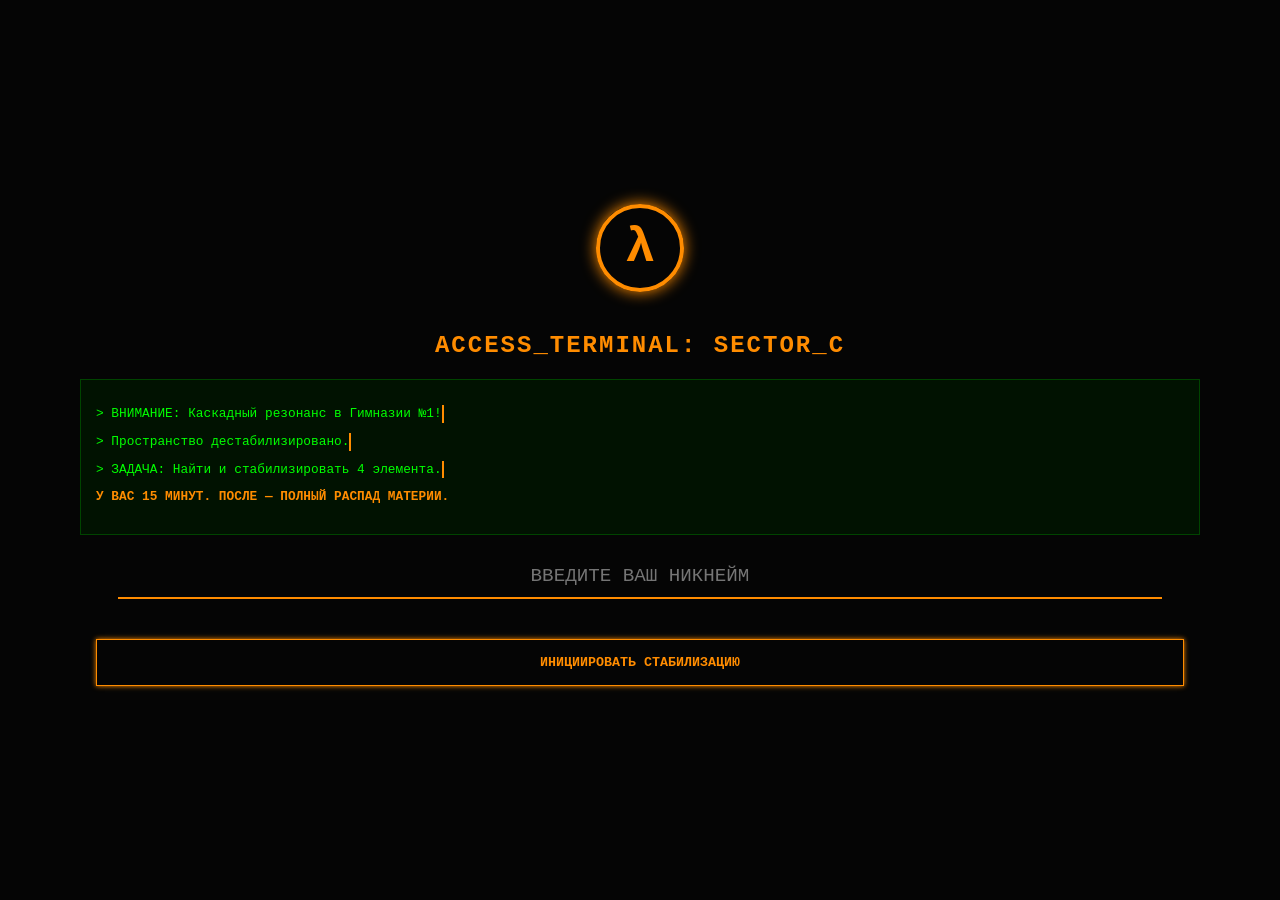
<file: index.html>
<!DOCTYPE html>
<html lang="ru">
<head>
    <meta charset="UTF-8">
    <meta name="viewport" content="width=device-width, initial-scale=1.0, maximum-scale=1.0, user-scalable=no">
    <title>λ — Univers City Terminal</title>
    <link rel="stylesheet" href="style.css">
</head>
<body>
    <!-- 1. ТИТУЛЬНЫЙ ЭКРАН С ЛЕГЕНДОЙ -->
    <div id="state-menu">
        <div class="lambda-logo">λ</div>
        <h2 style="color:var(--orange); letter-spacing: 2px;">ACCESS_TERMINAL: SECTOR_C</h2>
        
        <!-- БЛОК БРИФИНГА -->
        <div id="briefing" style="text-align: left; width: 85%; padding: 15px; font-size: 0.8rem; color: #00ff00; border: 1px solid #004400; background: rgba(0,25,0,0.7); margin-bottom: 20px; line-height: 1.4;">
            <p class="typewriter">> ВНИМАНИЕ: Каскадный резонанс в Гимназии №1!</p>
            <p class="typewriter">> Пространство дестабилизировано.</p>
            <p class="typewriter">> ЗАДАЧА: Найти и стабилизировать 4 элемента.</p>
            <p style="color: var(--orange); margin-top: 10px; font-weight: bold;">У ВАС 15 МИНУТ. ПОСЛЕ — ПОЛНЫЙ РАСПАД МАТЕРИИ.</p>
        </div>

        <input type="text" id="player-name" class="input-field" placeholder="ВВЕДИТЕ ВАШ НИКНЕЙМ">
        <button class="menu-button" onclick="setState('GAME')">ИНИЦИИРОВАТЬ СТАБИЛИЗАЦИЮ</button>
    </div>

    <!-- 2. ИГРОВОЙ ЭКРАН -->
    <div id="state-game" style="display:none">
        <div class="sticky-header">
            <div class="lambda-icon">λ</div>
            <div id="timer">15:00</div>
        </div>
        <div class="table-viewport">
            <div class="periodic-table" id="table"></div>
        </div>
    </div>

    <div id="state-biology" style="display:none; text-align:center; padding: 10px;">
    <h2 style="color:var(--orange)">СЕКТОР B: БИОЛАБОРАТОРИЯ</h2>
    <p style="color:#00ff00; font-size:0.7rem; margin-bottom:15px;">РАСПРЕДЕЛИТЕ ОБЪЕКТЫ ПО СРЕДАМ ОБИТАНИЯ</p>
    
    <div id="bio-grid" style="display: flex; flex-direction: column; gap: 8px; max-height: 60vh; overflow-y: auto; padding: 5px;">
        
        <!-- КАРТОЧКИ -->
        <div class="bio-row">
            <span>ДЕЛЬФИН</span>
            <select class="bio-select" id="bio-1">
                <option value="none">?</option>
                <option value="water">ВОДНАЯ</option>
                <option value="land-air">НАЗЕМНО-ВОЗД.</option>
                <option value="soil">ПОЧВЕННАЯ</option>
                <option value="xen">XEN</option>
            </select>
        </div>

        <div class="bio-row">
            <span>ОРЕЛ</span>
            <select class="bio-select" id="bio-2">
                <option value="none">?</option>
                <option value="water">ВОДНАЯ</option>
                <option value="land-air">НАЗЕМНО-ВОЗД.</option>
                <option value="soil">ПОЧВЕННАЯ</option>
                <option value="xen">XEN</option>
            </select>
        </div>

        <div class="bio-row">
            <span>КРОТ</span>
            <select class="bio-select" id="bio-3">
                <option value="none">?</option>
                <option value="water">ВОДНАЯ</option>
                <option value="soil">ПОЧВЕННАЯ</option>
                <option value="land-air">НАЗЕМНО-ВОЗД.</option>
                <option value="xen">XEN</option>
            </select>
        </div>

        <div class="bio-row">
            <span>ЧЕРВЬ</span>
            <select class="bio-select" id="bio-4">
                <option value="none">?</option>
                <option value="soil">ПОЧВЕННАЯ</option>
                <option value="organism">ОРГАНИЗМЕННАЯ</option>
                <option value="water">ВОДНАЯ</option>
            </select>
        </div>

        <div class="bio-row">
            <span>ВЕРБЛЮД</span>
            <select class="bio-select" id="bio-5">
                <option value="none">?</option>
                <option value="land-air">НАЗЕМНО-ВОЗД.</option>
                <option value="water">ВОДНАЯ</option>
                <option value="soil">ПОЧВЕННАЯ</option>
            </select>
        </div>

        <div class="bio-row" style="border-color: var(--orange);">
            <span style="color: var(--orange);">ГОЛОВОКРАБ</span>
            <select class="bio-select" id="bio-6" style="border-color: red;">
                <option value="none">?</option>
                <option value="water">ВОДНАЯ</option>
                <option value="soil">ПОЧВЕННАЯ</option>
                <option value="xen">XEN</option>
            </select>
        </div>

    </div>

    <button class="menu-button" onclick="verifyBiology()" style="margin-top:15px; width: 100%;">ПОДТВЕРДИТЬ АНАЛИЗ</button>
    <p id="bio-hint" style="font-size: 0.8rem; margin-top: 10px;"></p>
</div>

    <div id="state-snake" style="display:none; text-align:center; padding: 10px;">
    <h2 style="color:var(--orange)">СЕКТОР S: specimen_training</h2>
    <p style="color:#00ff00; font-size:0.7rem;">СОБЕРИТЕ 10 ИЗОТОПОВ ДЛЯ РОСТА ОБРАЗЦА</p>
    
    <!-- Игровое поле -->
    <canvas id="snakeCanvas" width="300" height="300" style="border:2px solid var(--orange); background:#000; display:block; margin: 0 auto;"></canvas>
    
    <!-- Пульт управления для смартфонов -->
    <div id="controls" style="display: grid; grid-template-columns: repeat(3, 1fr); gap: 10px; margin-top: 15px; width: 100%;">
        <div></div>
        <button class="menu-button" style="padding:20px;" onclick="changeDir('up')">▲</button>
        <div></div>
        <button class="menu-button" style="padding:20px;" onclick="changeDir('left')">◀</button>
        <button class="menu-button" style="padding:20px;" onclick="changeDir('down')">▼</button>
        <button class="menu-button" style="padding:20px;" onclick="changeDir('right')">▶</button>
    </div>
</div>

    <div id="state-galaxy" style="display:none; text-align:center; padding: 10px; position: relative;">
    <h2 style="color:var(--orange); text-shadow: 0 0 10px var(--orange);">СЕКТОР G: GALAXY_DEFENSE</h2>
    <p style="color:#00ff00; font-size:0.7rem; margin-bottom:10px;">КРИТИЧЕСКАЯ УГРОЗА! УНИЧТОЖЬТЕ 20 ОБЪЕКТОВ!</p>
    
    <div id="galaxy-field" style="position:relative; width:320px; height:450px; background:#000 url('https://transparenttextures.com'); border:2px solid var(--orange); margin: 0 auto; overflow:hidden; touch-action: none;">
        <div id="score-galaxy" style="position:absolute; top:10px; left:10px; color:#00ff00; font-family:monospace; font-size:1.2rem; z-index:10;">KILLS: 0</div>
    </div>
</div>
    
    <!-- 3. ЭКРАН ПОБЕДЫ -->
<div id="state-win" style="display:none; text-align:center; padding: 20px;">
    <div class="lambda-logo" style="width:60px; height:60px; font-size:30px;">λ</div>
    <h2 style="color:var(--orange)">СИНГУЛЯРНОСТЬ СТАБИЛИЗИРОВАНА</h2>
    <p style="color:#00ff00; font-size:0.8rem;">ВВЕДИТЕ КОД ДОСТУПА ДЛЯ АКТИВАЦИИ КЕЙС-ВИТРИНЫ:</p>
    
    <input type="text" id="final-secret-code" class="input-field" placeholder="XX-XXXX-XXX" style="text-align:center; margin: 20px 0;">
    <button class="menu-button" onclick="unlockSecretSector()">АКТИВИРОВАТЬ ДОСТУП</button>
</div>

<!-- НОВЫЙ СЕКТОР: КЕЙС-ВИТРИНА -->
<div id="state-vault" style="display:none; text-align:center; padding: 10px;">
    <h2 style="color:var(--orange)">СЕКТОР X: THE_VAULT</h2>
    <div class="vault-grid" style="display: grid; gap: 10px; margin-top: 15px;">
    <button class="menu-button" onclick="startVPR()">🧬 СИМУЛЯТОР ВПР</button>
    <button class="menu-button" onclick="openVault('tetris')">🎮 МОЛЕКУЛЯРНЫЙ ТЕТРИС</button>
</div>
    <div id="vault-content" style="margin-top:20px; display:none; border:1px solid var(--orange); padding:15px; background: rgba(0,20,0,0.9);"></div>
    <button class="menu-button" onclick="closeVaultContent()" style="margin-top:10px; font-size:0.6rem;">ВЕРНУТЬСЯ В МЕНЮ</button>
</div>

    <!-- ОКНО ДЕТАЛЕЙ -->
    <div id="details"><span class="close-btn" onclick="closeDetails()">✕</span><div id="content"></div></div>

    <script src="periodic-table.js"></script>
    <script src="quest-engine.js"></script>
</body>
</html>
</file>
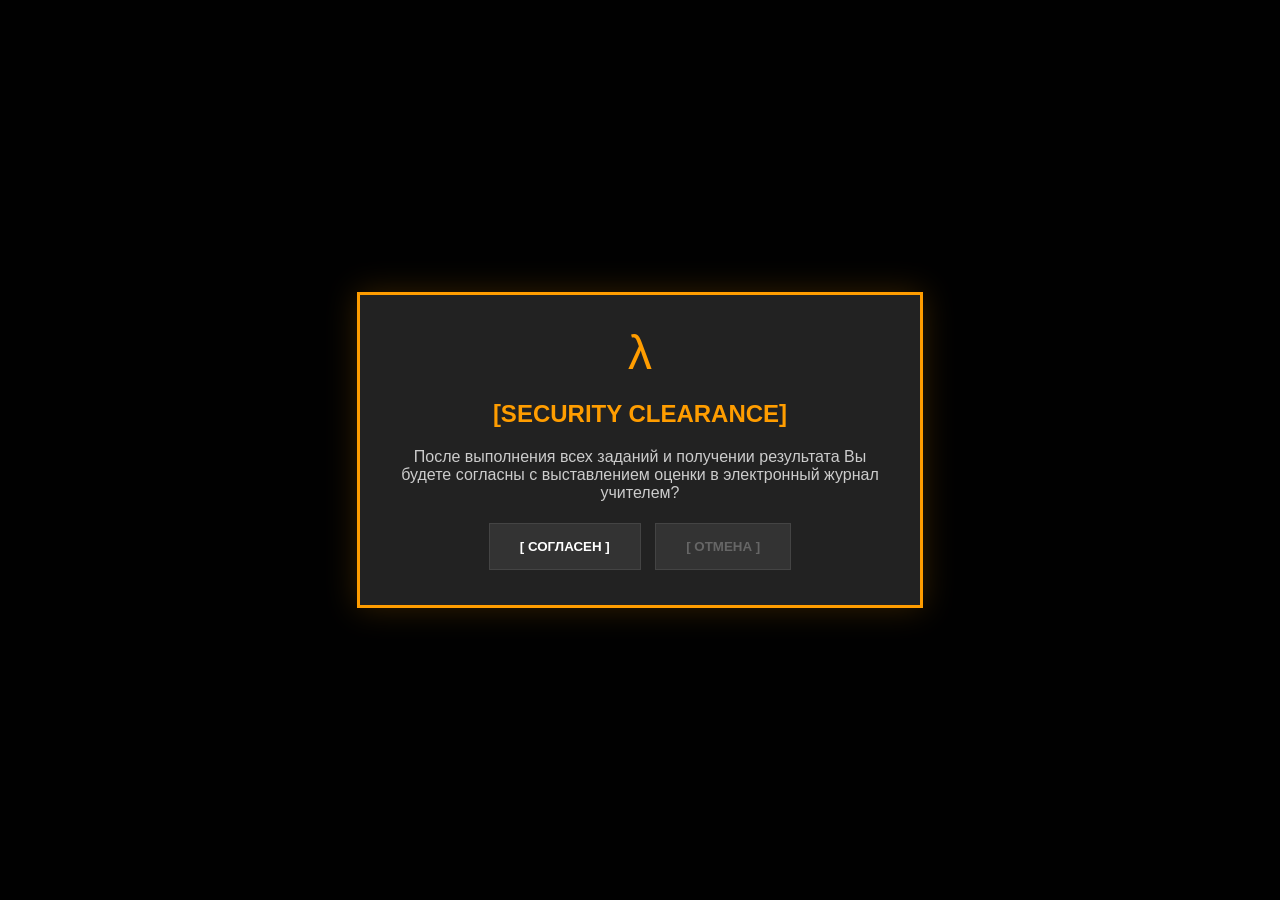
<file: cb/index.html>
<!DOCTYPE html>
<html lang="ru">
<head>
    <meta charset="UTF-8">
    <meta name="viewport" content="width=device-width, initial-scale=1.0">
    <title>BLACK MESA: CHEMICAL BOND TERMINAL</title>
    <style>
        :root { 
            --lambda-orange: #ff9d00; 
            --hazard-yellow: #f1c40f; 
            --mesa-bg: #1a1a1a; 
            --border-grey: #444;
            --alert-red: #ff3300;
        }
        
        body { background: var(--mesa-bg); color: #ccc; font-family: 'Verdana', sans-serif; margin: 0; overflow-x: hidden; }
        
        /* [SECURITY CLEARANCE] Consent Guard */
        #consent-modal { position: fixed; top: 0; left: 0; width: 100%; height: 100%; background: rgba(0,0,0,0.95); z-index: 9999; display: flex; justify-content: center; align-items: center; }
        .modal-content { border: 3px solid var(--lambda-orange); padding: 30px; max-width: 500px; text-align: center; background: #222; box-shadow: 0 0 30px rgba(255, 157, 0, 0.2); }
        
        /* UI Elements */
        #auth { display: flex; flex-direction: column; align-items: center; justify-content: center; height: 100vh; text-align: center; }
        .timer-display { position: fixed; top: 10px; right: 10px; color: var(--lambda-orange); font-size: 1.5rem; background: #000; padding: 10px; border: 1px solid var(--lambda-orange); font-family: 'Courier New', monospace; z-index: 100; }
        .timer-alert { color: var(--alert-red); border-color: var(--alert-red); animation: pulse 1s infinite; }
        
        @keyframes pulse { 0% { opacity: 1; } 50% { opacity: 0.5; } 100% { opacity: 1; } }

        .mesa-input { background: #000; border: 1px solid var(--border-grey); color: var(--lambda-orange); padding: 12px; margin: 10px; width: 300px; text-align: center; outline: none; border-radius: 0; font-family: inherit; }
        .mesa-btn { background: #333; border: 1px solid var(--border-grey); color: #fff; padding: 15px 30px; cursor: pointer; text-transform: uppercase; font-weight: bold; transition: 0.2s; margin: 5px; }
        .mesa-btn:hover { border-color: var(--lambda-orange); color: var(--lambda-orange); }
        .selected-btn { background: var(--lambda-orange) !important; color: #000 !important; }

        .task-card { border: 1px solid var(--border-grey); background: rgba(255,255,255,0.03); padding: 25px; margin: 25px auto; max-width: 800px; border-top: 4px solid var(--lambda-orange); }
        table { width: 100%; border-collapse: collapse; margin-top: 10px; }
        td, th { border: 1px solid var(--border-grey); padding: 10px; text-align: center; }
        select { background: #000; color: var(--lambda-orange); border: 1px solid var(--lambda-orange); padding: 5px; }

        .hidden { display: none !important; }
        #final-report { background: #f0f0f0; color: #000; padding: 40px; border: 2px solid #000; max-width: 800px; margin: 20px auto; font-family: 'Courier New', monospace; }
        
        .lambda-logo { font-size: 3rem; color: var(--lambda-orange); margin-bottom: 10px; }
    </style>
</head>
<body>

<div id="consent-modal">
    <div class="modal-content">
        <div class="lambda-logo">λ</div>
        <h2 style="color: var(--lambda-orange);">[SECURITY CLEARANCE]</h2>
        <p>После выполнения всех заданий и получении результата Вы будете согласны с выставлением оценки в электронный журнал учителем?</p>
        <button class="mesa-btn" onclick="acceptConsent()">[ СОГЛАСЕН ]</button>
        <button class="mesa-btn" style="color: #666;" onclick="location.reload()">[ ОТМЕНА ]</button>
    </div>
</div>

<div id="app" class="hidden">
    <div id="timer" class="timer-display hidden">[ TIME: 10:00 ]</div>
    
    <div id="auth">
        <div class="lambda-logo">λ</div>
        <h1 style="color: var(--lambda-orange); margin: 0;">CHEMICAL_BOND_v2.0</h1>
        <p style="font-size: 0.8rem; letter-spacing: 2px; margin-bottom: 30px;">BLACK MESA RESEARCH FACILITY</p>
        <div style="display: flex; flex-direction: column; align-items: center;">
            <input type="text" id="userName" class="mesa-input" placeholder="ФИО СОТРУДНИКА" autocomplete="off">
            <input type="text" id="userClass" class="mesa-input" placeholder="КЛАСС" autocomplete="off">
            <button class="mesa-btn" onclick="startTest()">ACCESS TERMINAL</button>
        </div>
    </div>

    <div id="test-container" class="hidden">
        <div id="quiz"></div>
        <button class="mesa-btn" onclick="finishTest()" style="width: 100%; border-color: var(--lambda-orange); margin-top: 30px;">SUBMIT DATA TO SECTOR C</button>
    </div>

    <div id="final-report" class="hidden">
        <h2 style="border-bottom: 2px solid #000;">RESEARCH PROTOCOL: CHEMICAL BOND</h2>
        <p><b>NAME:</b> <span id="report-fio"></span> | <b>SECTOR:</b> <span id="report-class"></span></p>
        <p><b>EFFICIENCY:</b> <span id="report-score"></span> | <b>GRADE:</b> <span id="report-grade"></span></p>
        <div id="answer-log" style="text-align: left; margin-top: 20px; font-size: 0.9rem;"></div>
        <button class="mesa-btn" onclick="window.print()" style="margin-top:20px; color: #000;">GENERATE HARD COPY (PDF)</button>
    </div>
</div>
<script>
let startTime;
let timerInterval;
let currentQuiz = [];

const poolVariants = {
    task1: [
        { q: "В молекуле фтора (F<sub>2</sub>) ковалентная связь:", opts: ["одинарная неполярная", "одинарная полярная", "двойная неполярная", "двойная полярная"], a: "одинарная неполярная" },
        { q: "В молекуле азота (N<sub>2</sub>) ковалентная связь:", opts: ["одинарная неполярная", "двойная неполярная", "тройная неполярная", "тройная полярная"], a: "тройная неполярная" },
        { q: "В молекуле кислорода (O<sub>2</sub>) ковалентная связь:", opts: ["одинарная неполярная", "двойная неполярная", "двойная полярная", "тройная неполярная"], a: "двойная неполярная" }
    ],
    task2: [
        { q: "В ряду атомов P, S, Br, F, O наибольшую электроотрицательность имеет:", opts: ["P", "S", "Br", "F", "O"], a: "F" },
        { q: "В ряду атомов C, N, O, Si, Al наибольшую электроотрицательность имеет:", opts: ["C", "N", "O", "Si", "Al"], a: "O" },
        { q: "В ряду атомов Cl, Br, I, S, P наибольшую электроотрицательность имеет:", opts: ["Cl", "Br", "I", "S", "P"], a: "Cl" }
    ],
    task3: [
        { rows: [{f:"O2", a:"КНС"}, {f:"NH3", a:"КПС"}, {f:"NaCl", a:"Ионная"}, {f:"HCl", a:"КПС"}] },
        { rows: [{f:"F2", a:"КНС"}, {f:"H2O", a:"КПС"}, {f:"LiF", a:"Ионная"}, {f:"CH4", a:"КПС"}] },
        { rows: [{f:"N2", a:"КНС"}, {f:"PH3", a:"КПС"}, {f:"KBr", a:"Ионная"}, {f:"H2S", a:"КПС"}] }
    ]
};

function generateQuiz() {
    const v1 = poolVariants.task1[Math.floor(Math.random() * poolVariants.task1.length)];
    const v2 = poolVariants.task2[Math.floor(Math.random() * poolVariants.task2.length)];
    const v3 = poolVariants.task3[Math.floor(Math.random() * poolVariants.task3.length)];

    return [
        { id: 1, type: "choice", q: `Задание 1. ${v1.q}`, opts: v1.opts, a: v1.a },
        { id: 2, type: "select", q: `Задание 2. ${v2.q}`, opts: v2.opts, a: v2.a },
        { id: 3, type: "matrix", q: "Задание 3. Соотнесите формулу вещества и тип химической связи:", rows: v3.rows, opts: ["Ионная", "КПС", "КНС"] },
        { id: 4, type: "input", q: "Задание 4. Напишите код (цифры), обозначающий вещества в порядке УВЕЛИЧЕНИЯ полярности связей:<br>1)SiH<sub>4</sub> 2)PH<sub>3</sub> 3)H<sub>2</sub>S 4)HCl", a: "1234" },
        { id: 5, type: "multi", q: "Задание 5. Выберите вещества с МОЛЕКУЛЯРНОЙ кристаллической решёткой из списка:<br>1)N<sub>2</sub> 2)NaCl 3)F<sub>2</sub> 4)CuS 5)O<sub>3</sub> 6)SiH<sub>4</sub> 7)CaCO<sub>3</sub>", opts: ["1", "2", "3", "4", "5", "6", "7"], a: ["1", "3", "5", "6"] }
    ];
}
  function acceptConsent() {
    document.getElementById('consent-modal').classList.add('hidden');
    document.getElementById('app').classList.remove('hidden');
}

function startTest() {
    const fio = document.getElementById('userName').value.trim();
    const uClass = document.getElementById('userClass').value.trim();
    if(!fio || !uClass) { alert("ДОСТУП ОТКЛОНЕН: Введите ФИО и Сектор!"); return; }

    currentQuiz = generateQuiz();
    renderQuiz();
    
    document.getElementById('auth').classList.add('hidden');
    document.getElementById('test-container').classList.remove('hidden');
    document.getElementById('timer').classList.remove('hidden');
    
    startTimer(600); // 10 минут = 600 секунд
}

function startTimer(duration) {
    let timer = duration, minutes, seconds;
    timerInterval = setInterval(function () {
        minutes = parseInt(timer / 60, 10);
        seconds = parseInt(timer % 60, 10);

        minutes = minutes < 10 ? "0" + minutes : minutes;
        seconds = seconds < 10 ? "0" + seconds : seconds;

        const display = document.getElementById('timer');
        display.textContent = `[ TIME: ${minutes}:${seconds} ]`;

        if (timer <= 60) display.classList.add('timer-alert'); // Красный пульс на последней минуте

        if (--timer < 0) {
            clearInterval(timerInterval);
            alert("ВРЕМЯ ИСТЕКЛО! Протокол автоматической фиксации запущен.");
            finishTest();
        }
    }, 1000);
}

function renderQuiz() {
    const quizDiv = document.getElementById('quiz');
    quizDiv.innerHTML = "";
    currentQuiz.forEach((item, idx) => {
        let html = `<div class="task-card"><p>${item.q}</p>`;
        if(item.type === "choice") {
            html += item.opts.map(o => `<button class="mesa-btn" onclick="selectSingle(this, ${idx})">${o}</button>`).join('');
            html += `<input type="hidden" class="ans" id="ans-${idx}">`;
        } else if(item.type === "select") {
            html += `<select class="ans" id="ans-${idx}"><option value="">?</option>${item.opts.map(o=>`<option value="${o}">${o}</option>`)}</select>`;
        } else if(item.type === "matrix") {
            html += `<table>`;
            item.rows.forEach((r, rIdx) => {
                html += `<tr><td>${r.f}</td><td><select class="sub-ans" data-correct="${r.a}"><option value="">?</option>${item.opts.map(o=>`<option value="${o}">${o}</option>`)}</select></td></tr>`;
            });
            html += `</table><input type="hidden" class="ans-matrix" id="ans-${idx}">`;
        } else if(item.type === "input") {
            html += `<input type="text" class="mesa-input ans" id="ans-${idx}" placeholder="Код...">`;
        } else if(item.type === "multi") {
            html += item.opts.map(o => `<button class="mesa-btn" onclick="selectMulti(this, ${idx})">${o}</button>`).join('');
            html += `<input type="hidden" class="ans" id="ans-${idx}">`;
        }
        html += `</div>`;
        quizDiv.innerHTML += html;
    });
}

function selectSingle(btn, idx) {
    btn.parentElement.querySelectorAll('.mesa-btn').forEach(b => b.classList.remove('selected-btn'));
    btn.classList.add('selected-btn');
    document.getElementById('ans-'+idx).value = btn.innerText;
}

function selectMulti(btn, idx) {
    btn.classList.toggle('selected-btn');
    const selected = Array.from(btn.parentElement.querySelectorAll('.selected-btn')).map(b => b.innerText);
    document.getElementById('ans-'+idx).value = selected.join('|');
}

function finishTest() {
    clearInterval(timerInterval);
    let score = 0;
    let logHTML = "";
    
    currentQuiz.forEach((item, idx) => {
        let isCorrect = false;
        let userVal = "";

        if(item.type === "matrix") {
            const selects = document.querySelectorAll(`.task-card:nth-child(${idx+1}) .sub-ans`);
            let correctCount = 0;
            selects.forEach(s => { if(s.value === s.dataset.correct) correctCount++; });
            isCorrect = (correctCount === selects.length);
            userVal = "Таблица заполнена";
        } else {
            userVal = document.getElementById('ans-'+idx).value.trim();
            if(item.type === "multi") {
                let userArr = userVal.split('|').sort();
                let corrArr = item.a.sort();
                isCorrect = (JSON.stringify(userArr) === JSON.stringify(corrArr));
            } else {
                isCorrect = (userVal.toUpperCase() === item.a.toUpperCase());
            }
        }
        if(isCorrect) score++;
        logHTML += `<p>Задание ${idx+1}: ${isCorrect ? '✅' : '❌'}</p>`;
    });

    const grade = (score === 5) ? 5 : (score === 4) ? 4 : (score === 3) ? 3 : 2;
    const fio = document.getElementById('userName').value.toUpperCase();
    const uClass = document.getElementById('userClass').value.toUpperCase();

    fetch('https://script.google.com/macros/s/AKfycbw2tGpKUu5cr10aBY4k4XLiVDVYRbDqFh6iQxHgxEIw3-TsH7sLUMW2lEyVShs7BL2T/exec, {
        method: 'POST', mode: 'no-cors',
        body: JSON.stringify({fio, uClass, score, grade, consent: "ДА", station: "CB8"})
    });

    document.getElementById('test-container').classList.add('hidden');
    document.getElementById('timer').classList.add('hidden');
    document.getElementById('final-report').classList.remove('hidden');
    document.getElementById('report-fio').innerText = fio;
    document.getElementById('report-class').innerText = uClass;
    document.getElementById('report-score').innerText = score + " / 5";
    document.getElementById('report-grade').innerText = grade;
    document.getElementById('answer-log').innerHTML = logHTML;
}
</script>
</body>
</html>
</file>
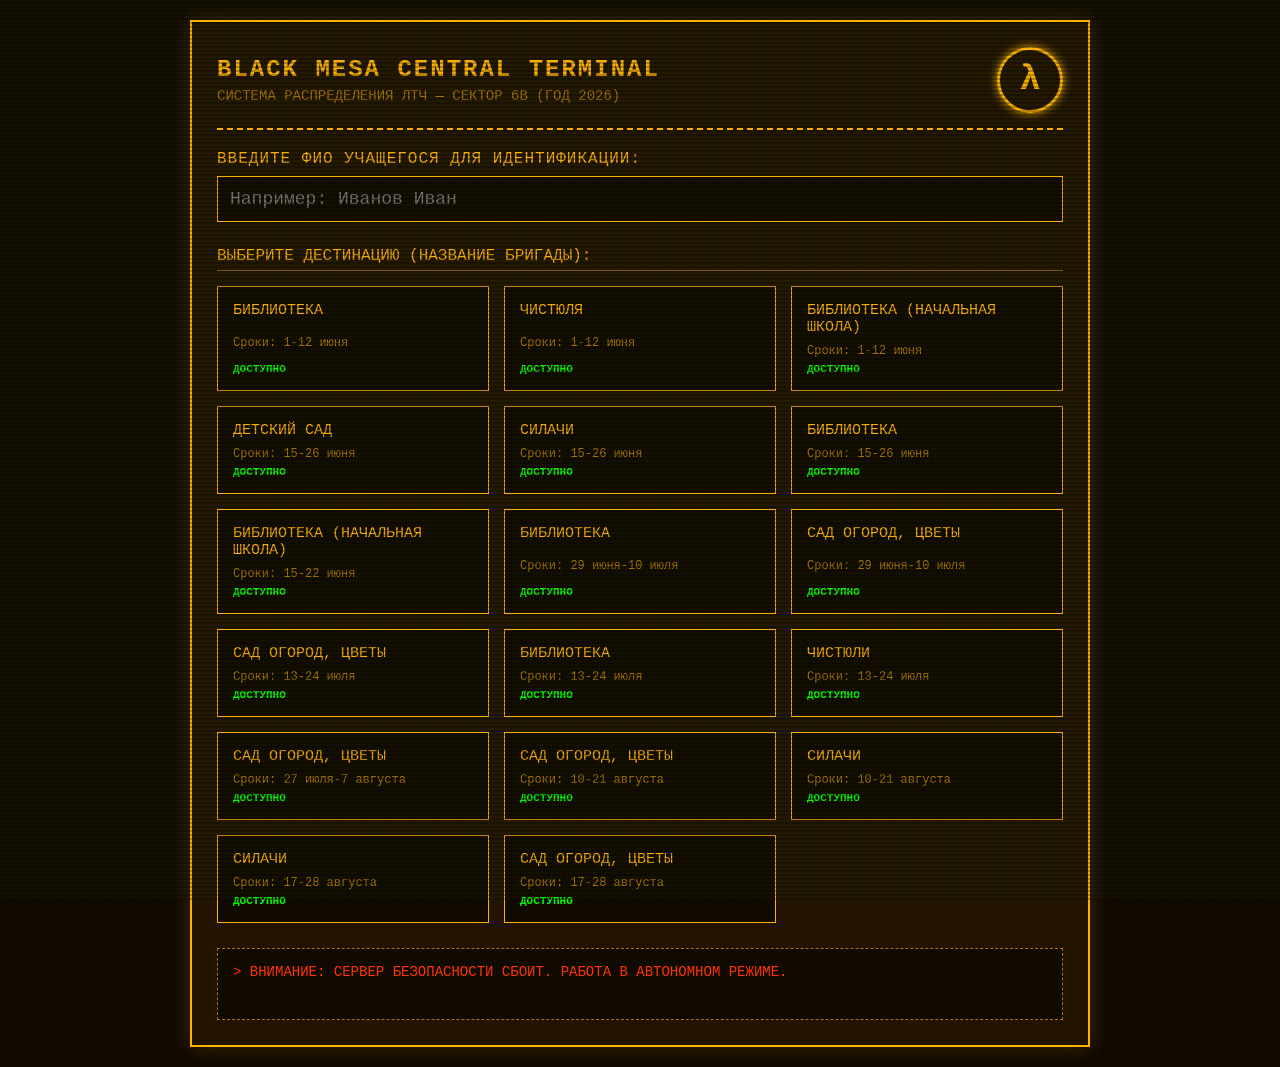
<file: lt4/index.html>
<!DOCTYPE html>
<html lang="ru">
<head>
    <meta charset="UTF-8">
    <title>Black Mesa - ЛТЧ 2026</title>
    <style>
        :root {
            --hl-orange: #ffb000;
            --hl-orange-dim: #aa7500;
            --hl-bg: #110a00;
            --hl-panel: #221400;
            --hl-danger: #ff3300;
            --hl-disabled: #442800;
        }

        body {
            background-color: var(--hl-bg);
            color: var(--hl-orange);
            font-family: 'Courier New', Courier, monospace;
            margin: 0;
            padding: 20px;
            display: flex;
            flex-direction: column;
            align-items: center;
            min-height: 100vh;
            box-sizing: border-box;
        }

        /* Эффект ЭЛТ монитора */
        body::after {
            content: " ";
            display: block;
            position: fixed;
            top: 0; left: 0; bottom: 0; right: 0;
            background: linear-gradient(rgba(18, 16, 16, 0) 50%, rgba(0, 0, 0, 0.25) 50%), linear-gradient(90deg, rgba(255, 0, 0, 0.06), rgba(0, 255, 0, 0.02), rgba(0, 255, 0, 0.06));
            z-index: 99999;
            background-size: 100% 4px, 3px 100%;
            pointer-events: none;
        }

        .terminal-container {
            width: 100%;
            max-width: 900px;
            border: 2px solid var(--hl-orange);
            background-color: var(--hl-panel);
            padding: 25px;
            box-shadow: 0 0 20px rgba(255, 176, 0, 0.2);
            box-sizing: border-box;
        }

        .header {
            display: flex;
            align-items: center;
            justify-content: space-between;
            border-bottom: 2px dashed var(--hl-orange);
            padding-bottom: 15px;
            margin-bottom: 20px;
        }

        .lambda-logo {
            width: 60px;
            height: 60px;
            border: 3px solid var(--hl-orange);
            border-radius: 50%;
            display: flex;
            align-items: center;
            justify-content: center;
            font-size: 35px;
            font-weight: bold;
            box-shadow: 0 0 10px var(--hl-orange);
        }

        .title-text h1 {
            margin: 0;
            font-size: 24px;
            letter-spacing: 2px;
        }

        .title-text p {
            margin: 5px 0 0 0;
            font-size: 14px;
            color: var(--hl-orange-dim);
        }

        .input-section {
            margin-bottom: 25px;
        }

        label {
            display: block;
            font-size: 16px;
            margin-bottom: 8px;
            text-transform: uppercase;
            letter-spacing: 1px;
        }

        input[type="text"] {
            width: 100%;
            background-color: var(--hl-bg);
            border: 1px solid var(--hl-orange);
            color: var(--hl-orange);
            padding: 12px;
            font-size: 18px;
            font-family: inherit;
            box-sizing: border-box;
            outline: none;
        }

        input[type="text"]:focus {
            box-shadow: 0 0 10px rgba(255, 176, 0, 0.5);
        }

        .grid-title {
            font-size: 16px;
            text-transform: uppercase;
            margin-bottom: 15px;
            border-bottom: 1px solid var(--hl-orange-dim);
            padding-bottom: 5px;
        }

        .brigades-grid {
            display: grid;
            grid-template-columns: repeat(auto-fill, minmax(260px, 1fr));
            gap: 15px;
        }

        .brigade-btn {
            background-color: var(--hl-bg);
            border: 1px solid var(--hl-orange);
            color: var(--hl-orange);
            padding: 15px;
            font-family: inherit;
            text-align: left;
            cursor: pointer;
            transition: all 0.2s ease;
            display: flex;
            flex-direction: column;
            justify-content: space-between;
        }

        .brigade-btn:hover:not(:disabled) {
            background-color: var(--hl-orange);
            color: var(--hl-bg);
            box-shadow: 0 0 12px var(--hl-orange);
            font-weight: bold;
        }

        .b-name {
            font-size: 15px;
            margin-bottom: 8px;
            text-transform: uppercase;
        }

        .b-date {
            font-size: 12px;
            color: var(--hl-orange-dim);
        }

        .brigade-btn:hover .b-date {
            color: var(--hl-bg);
        }

        .brigade-btn:disabled {
            border-color: var(--hl-danger);
            color: var(--hl-danger);
            background-color: #200000;
            cursor: not-allowed;
        }
        
        .brigade-btn:disabled .b-date {
            color: #aa0000;
        }

        .status-badge {
            margin-top: 5px;
            font-size: 11px;
            font-weight: bold;
        }

        #log-screen {
            margin-top: 25px;
            background-color: var(--hl-bg);
            border: 1px dashed var(--hl-orange-dim);
            padding: 15px;
            min-height: 40px;
            font-size: 14px;
            color: #00ff00;
        }

        .loading {
            animation: blink 1s infinite;
        }

        @keyframes blink {
            0% { opacity: 1; }
            50% { opacity: 0.3; }
            100% { opacity: 1; }
        }
    </style>
</head>
<body>

<div class="terminal-container">
    <div class="header">
        <div class="title-text">
            <h1>BLACK MESA CENTRAL TERMINAL</h1>
            <p>СИСТЕМА РАСПРЕДЕЛЕНИЯ ЛТЧ — СЕКТОР 6В (ГОД 2026)</p>
        </div>
        <div class="lambda-logo">λ</div>
    </div>

    <div class="input-section">
        <label for="fio">ВВЕДИТЕ ФИО УЧАЩЕГОСЯ ДЛЯ ИДЕНТИФИКАЦИИ:</label>
        <input type="text" id="fio" placeholder="Например: Иванов Иван" autocomplete="off">
    </div>

    <div class="grid-title">ВЫБЕРИТЕ ДЕСТИНАЦИЮ (НАЗВАНИЕ БРИГАДЫ):</div>
    <div class="brigades-grid" id="buttons-container">
        <div class="loading">ПОДКЛЮЧЕНИЕ К СЕРВЕРУ ДАННЫХ... ПОДОЖДИТЕ...</div>
    </div>

    <div id="log-screen">> СТАТУС СИСТЕМЫ: ГОТОВ К ОПЕРАЦИЯМ</div>
</div>

<script>
    // Массив со всеми локациями и сроками
    const brigadesData = [
        {id: 1, name: "Библиотека", dates: "1-12 июня"},
        {id: 2, name: "Чистюля", dates: "1-12 июня"},
        {id: 3, name: "Библиотека (начальная школа)", dates: "1-12 июня"},
        {id: 4, name: "Детский сад", dates: "15-26 июня"},
        {id: 5, name: "Силачи", dates: "15-26 июня"},
        {id: 6, name: "Библиотека", dates: "15-26 июня"},
        {id: 7, name: "Библиотека (начальная школа)", dates: "15-22 июня"},
        {id: 8, name: "Библиотека", dates: "29 июня-10 июля"},
        {id: 9, name: "Сад огород, цветы", dates: "29 июня-10 июля"},
        {id: 10, name: "Сад огород, цветы", dates: "13-24 июля"},
        {id: 11, name: "Библиотека", dates: "13-24 июля"},
        {id: 12, name: "Чистюли", dates: "13-24 июля"},
        {id: 13, name: "Сад огород, цветы", dates: "27 июля-7 августа"},
        {id: 14, name: "Сад огород, цветы", dates: "10-21 августа"},
        {id: 15, name: "Силачи", dates: "10-21 августа"},
        {id: 16, name: "Силачи", dates: "17-28 августа"},
        {id: 17, name: "Сад огород, цветы", dates: "17-28 августа"}
    ];
  // ТВОЯ ССЫЛКА ИЗ GOOGLE APPS SCRIPT (ОБЯЗАТЕЛЬНО С /exec НА КОНЦЕ)
    const SCRIPT_URL = "https://script.google.com/macros/s/AKfycbyr50gbxJ5K1XC-5H0NLzxTtzAijrMBu0ZfmPdaO1FVZgwxGakI1SLgpSpSDf0xiSL8/exec";
    
    // Сюда локально сохранятся все, кто уже записан
    let blacklistData = []; 

    window.onload = function() {
        loadExistingStudents();
        renderButtons();
    };

    function log(message, isError = false) {
        const logScreen = document.getElementById('log-screen');
        logScreen.style.color = isError ? '#ff3300' : '#00ff00';
        logScreen.innerText = "> " + message;
    }

    // Загружаем список тех, кто уже в таблице
    function loadExistingStudents() {
        log("СИНХРОНИЗАЦИЯ БАЗЫ ДАННЫХ БЕЗОПАСНОСТИ...");
        
        fetch(`${SCRIPT_URL}?action=getExisting`)
            .then(response => response.json())
            .then(data => {
                blacklistData = data;
                log("СИСТЕМА ГОТОВА К РАСПРЕДЕЛЕНИЮ. ВВЕДИТЕ ФИО И ВЫБЕРИТЕ БРИГАДУ.");
            })
            .catch(error => {
                console.error(error);
                log("ВНИМАНИЕ: СЕРВЕР БЕЗОПАСНОСТИ СБОИТ. РАБОТА В АВТОНОМНОМ РЕЖИМЕ.", true);
            });
    }

    function renderButtons() {
        const container = document.getElementById('buttons-container');
        container.innerHTML = '';

        brigadesData.forEach(b => {
            const btn = document.createElement('button');
            btn.className = 'brigade-btn';
            btn.innerHTML = `
                <span class="b-name">${b.name}</span>
                <span class="b-date">Сроки: ${b.dates}</span>
                <span class="status-badge" style="color: #00ff00">ДОСТУПНО</span>
            `;

            btn.onclick = function() {
                processSelection(b.name, b.dates);
            };

            container.appendChild(btn);
        });
    }

    // Мгновенная локальная проверка и отправка «в один конец»
    function processSelection(brigadeName, brigadeDates) {
        const fioInput = document.getElementById('fio');
        const fio = fioInput.value.trim();

        if (fio.length < 3) {
            log("ОТКАЗ В ДОСТУПЕ. ВВЕДИТЕ КОРРЕКТНОЕ ФИО!", true);
            fioInput.focus();
            return;
        }

        // 1. МГНОВЕННАЯ ПРОВЕРКА НА ДУБЛИКАТ БЕЗ ЗАПРОСОВ К СЕРВЕРУ
        if (blacklistData.includes(fio.toLowerCase())) {
            log(`КРИТИЧЕСКАЯ ОШИБКА: ДОСТУП ЗАПРЕЩЕН! ПОЛЬЗОВАТЕЛЬ [${fio}] УЖЕ ЗАРЕГИСТРИРОВАН В СИСТЕМЕ!`, true);
            fioInput.focus();
            return;
        }

        log(`ОТПРАВКА ДАННЫХ [${fio}] В СЕКТОР [${brigadeName}]...`);
        disableAllButtons();

        // 2. ОТПРАВКА ДАННЫХ «В ОДИН КОНЕЦ» БЕЗ ЗАВИСАНИЙ
        const img = new Image();
        img.src = `${SCRIPT_URL}?fio=${encodeURIComponent(fio)}&brigade=${encodeURIComponent(brigadeName)}&dates=${encodeURIComponent(brigadeDates)}&t=${new Date().getTime()}`;
        
        // Сразу же, не дожидаясь ответа от долгого сервера Google, выдаем успех!
        setTimeout(() => {
            log(`ДАННЫЕ ПЕРЕДАНЫ. УЧЕНИК ${fio} УСПЕШНО ЗАПИСАН В БРИГАДУ: ${brigadeName}`);
            
            // Добавляем ученика в локальный черный список, чтобы он не нажал еще раз прямо сейчас
            blacklistData.push(fio.toLowerCase());
            
            fioInput.value = '';
            enableAllButtons();
        }, 800); // Задержка меньше секунды просто для красоты симуляции терминала
    }

    function disableAllButtons() {
        const buttons = document.querySelectorAll('.brigade-btn');
        buttons.forEach(b => b.disabled = true);
    }

    function enableAllButtons() {
        const buttons = document.querySelectorAll('.brigade-btn');
        buttons.forEach(b => b.disabled = false);
    }
</script>
</body>
</html>
</file>
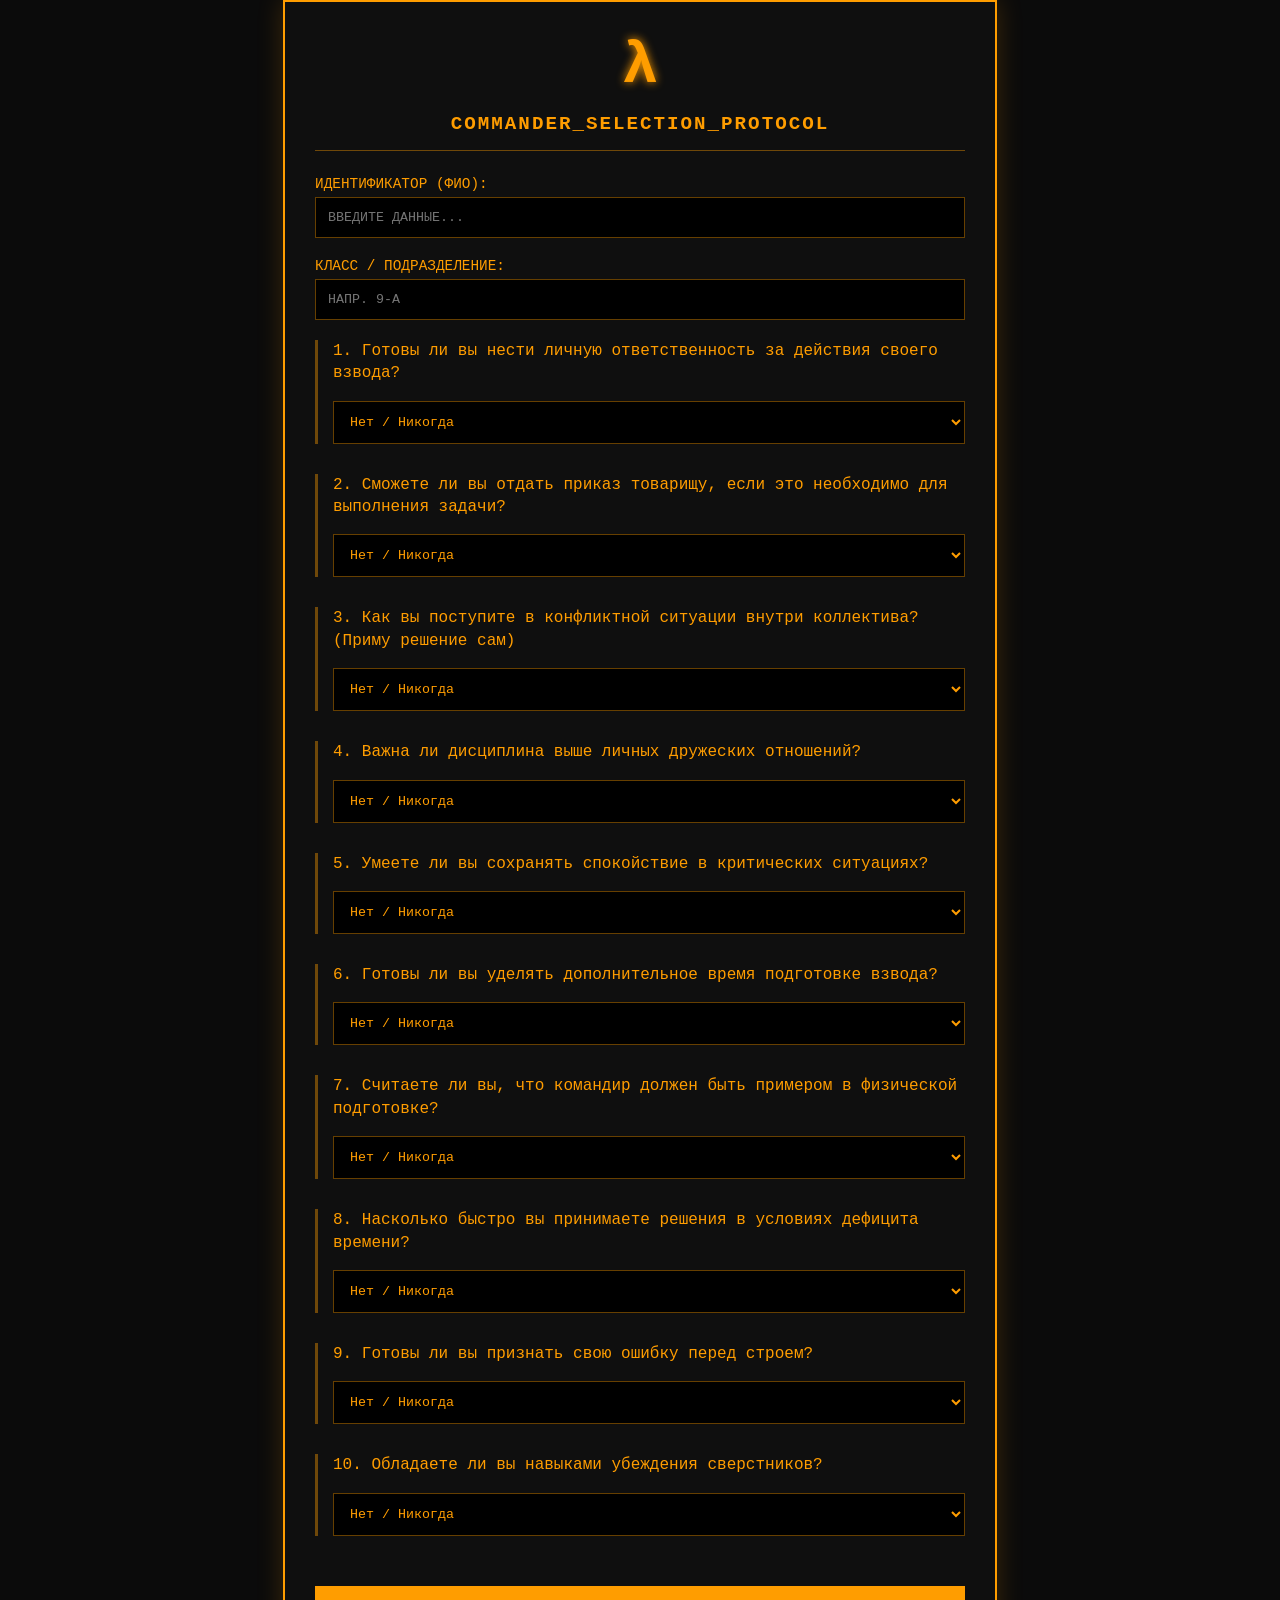
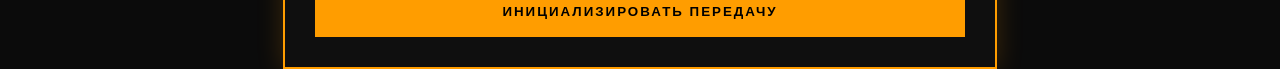
<file: tcomander/index.html>
<!DOCTYPE html>
<html lang="ru">
<head>
    <meta charset="UTF-8">
    <meta name="viewport" content="width=device-width, initial-scale=1.0">
    <title>ВПК: Система Отбора Командиров λ</title>
    <style>
        :root { --hl-orange: #ff9d00; --hl-bg: #0b0b0b; --hl-border: rgba(255, 157, 0, 0.4); }
        body { background: var(--hl-bg); color: var(--hl-orange); font-family: 'Courier New', Courier, monospace; margin: 0; display: flex; justify-content: center; align-items: center; min-height: 100vh; overflow-x: hidden; }
        .terminal { border: 2px solid var(--hl-orange); padding: 30px; width: 90%; max-width: 650px; background: rgba(15, 15, 15, 0.95); box-shadow: 0 0 25px rgba(255, 157, 0, 0.2); position: relative; }
        .logo { font-size: 60px; text-align: center; margin-bottom: 10px; font-weight: bold; text-shadow: 0 0 10px var(--hl-orange); }
        h1 { text-align: center; font-size: 1.2rem; letter-spacing: 2px; border-bottom: 1px solid var(--hl-border); padding-bottom: 15px; margin-bottom: 25px; }
        .input-group { margin-bottom: 20px; }
        label { display: block; margin-bottom: 5px; font-size: 0.9rem; text-transform: uppercase; }
        input, select { background: #000; color: var(--hl-orange); border: 1px solid var(--hl-border); padding: 12px; width: 100%; box-sizing: border-box; outline: none; transition: 0.3s; font-family: inherit; }
        input:focus { border-color: var(--hl-orange); box-shadow: 0 0 10px var(--hl-border); }
        .question { margin-bottom: 30px; border-left: 3px solid var(--hl-border); padding-left: 15px; animation: fadeIn 0.5s ease-in; }
        .question p { margin-top: 0; line-height: 1.4; }
        .btn { background: var(--hl-orange); color: #000; border: none; padding: 18px; width: 100%; font-weight: bold; cursor: pointer; text-transform: uppercase; letter-spacing: 2px; margin-top: 20px; transition: 0.3s; }
        .btn:hover { background: #fff; box-shadow: 0 0 20px #fff; }
        .btn:disabled { background: #333; color: #666; cursor: not-allowed; }
        #status-msg { text-align: center; padding: 40px; font-size: 1.2rem; line-height: 1.6; }
        @keyframes fadeIn { from { opacity: 0; transform: translateX(-10px); } to { opacity: 1; transform: translateX(0); } }
    </style>
</head>
<body>

<div class="terminal" id="main-terminal">
    <div class="logo">λ</div>
    <h1>COMMANDER_SELECTION_PROTOCOL</h1>

    <div id="form-content">
        <div class="input-group">
            <label>Идентификатор (ФИО):</label>
            <input type="text" id="fullName" placeholder="ВВЕДИТЕ ДАННЫЕ..." required>
        </div>
        <div class="input-group">
            <label>Класс / Подразделение:</label>
            <input type="text" id="grade" placeholder="НАПР. 9-А" required>
        </div>

        <div id="quiz-area">
            <!-- Вопросы генерируются автоматически для компактности кода -->
        </div>

        <button class="btn" id="submitBtn" onclick="sendData()">Инициализировать передачу</button>
    </div>

    <div id="status-msg" style="display:none;"></div>
</div>

<script>
    // СЮДА ВСТАВЬ СВОЮ ССЫЛКУ ПОСЛЕ ДЕПЛОЯ APPS SCRIPT
    const WEB_APP_URL = "https://script.google.com/macros/s/AKfycbzizHtEDUXgqTcZzWOXhqhUeM5EH9GjT_jZM3BVNb4N_N5yKuvluFAZZ4CJcv1BDh_-lw/exec";

    const questions = [
        "Готовы ли вы нести личную ответственность за действия своего взвода?",
        "Сможете ли вы отдать приказ товарищу, если это необходимо для выполнения задачи?",
        "Как вы поступите в конфликтной ситуации внутри коллектива? (Приму решение сам)",
        "Важна ли дисциплина выше личных дружеских отношений?",
        "Умеете ли вы сохранять спокойствие в критических ситуациях?",
        "Готовы ли вы уделять дополнительное время подготовке взвода?",
        "Считаете ли вы, что командир должен быть примером в физической подготовке?",
        "Насколько быстро вы принимаете решения в условиях дефицита времени?",
        "Готовы ли вы признать свою ошибку перед строем?",
        "Обладаете ли вы навыками убеждения сверстников?"
    ];

    const quizArea = document.getElementById('quiz-area');
    questions.forEach((q, i) => {
        quizArea.innerHTML += `
            <div class="question">
                <p>${i+1}. ${q}</p>
                <select class="q-score">
                    <option value="1">Нет / Никогда</option>
                    <option value="2">Редко / Вряд ли</option>
                    <option value="4">Часто / Скорее да</option>
                    <option value="5">Всегда / Полностью</option>
                </select>
            </div>`;
    });

    window.onload = () => {
        if(localStorage.getItem('lambda_vpk_complete')) {
            lockSystem("ДОСТУП ЗАБЛОКИРОВАН. ПРОТОКОЛ УЖЕ БЫЛ ВЫПОЛНЕН ДАННЫМ ПОЛЬЗОВАТЕЛЕМ.");
        }
    };

    async function sendData() {
        const btn = document.getElementById('submitBtn');
        const name = document.getElementById('fullName').value;
        const grade = document.getElementById('grade').value;

        if(!name || !grade) {
            alert("ОШИБКА: ИДЕНТИФИКАЦИЯ НЕ ЗАВЕРШЕНА");
            return;
        }

        btn.disabled = true;
        btn.innerText = "ПЕРЕДАЧА ДАННЫХ...";

        let totalScore = 0;
        document.querySelectorAll('.q-score').forEach(s => totalScore += parseInt(s.value));

        const payload = {
            fullName: name,
            grade: grade,
            score: totalScore
        };

        try {
            // Используем fetch с mode: 'no-cors' для работы с Google Apps Script
            await fetch(WEB_APP_URL, {
                method: 'POST',
                mode: 'no-cors',
                cache: 'no-cache',
                body: JSON.stringify(payload)
            });
            
            localStorage.setItem('lambda_vpk_complete', 'true');
            lockSystem("ДАННЫЕ УСПЕШНО ПЕРЕДАНЫ В ЦЕНТРАЛЬНЫЙ АРХИВ. ОЖИДАЙТЕ РАСПРЕДЕЛЕНИЯ.");
        } catch (e) {
            btn.disabled = false;
            btn.innerText = "ПОВТОРИТЬ ПОПЫТКУ";
            alert("ОШИБКА СИНХРОНИЗАЦИИ. ПРОВЕРЬТЕ СОЕДИНЕНИЕ.");
        }
    }

    function lockSystem(text) {
        document.getElementById('form-content').style.display = 'none';
        const msg = document.getElementById('status-msg');
        msg.style.display = 'block';
        msg.innerText = text;
    }
</script>

</body>
</html>
</file>
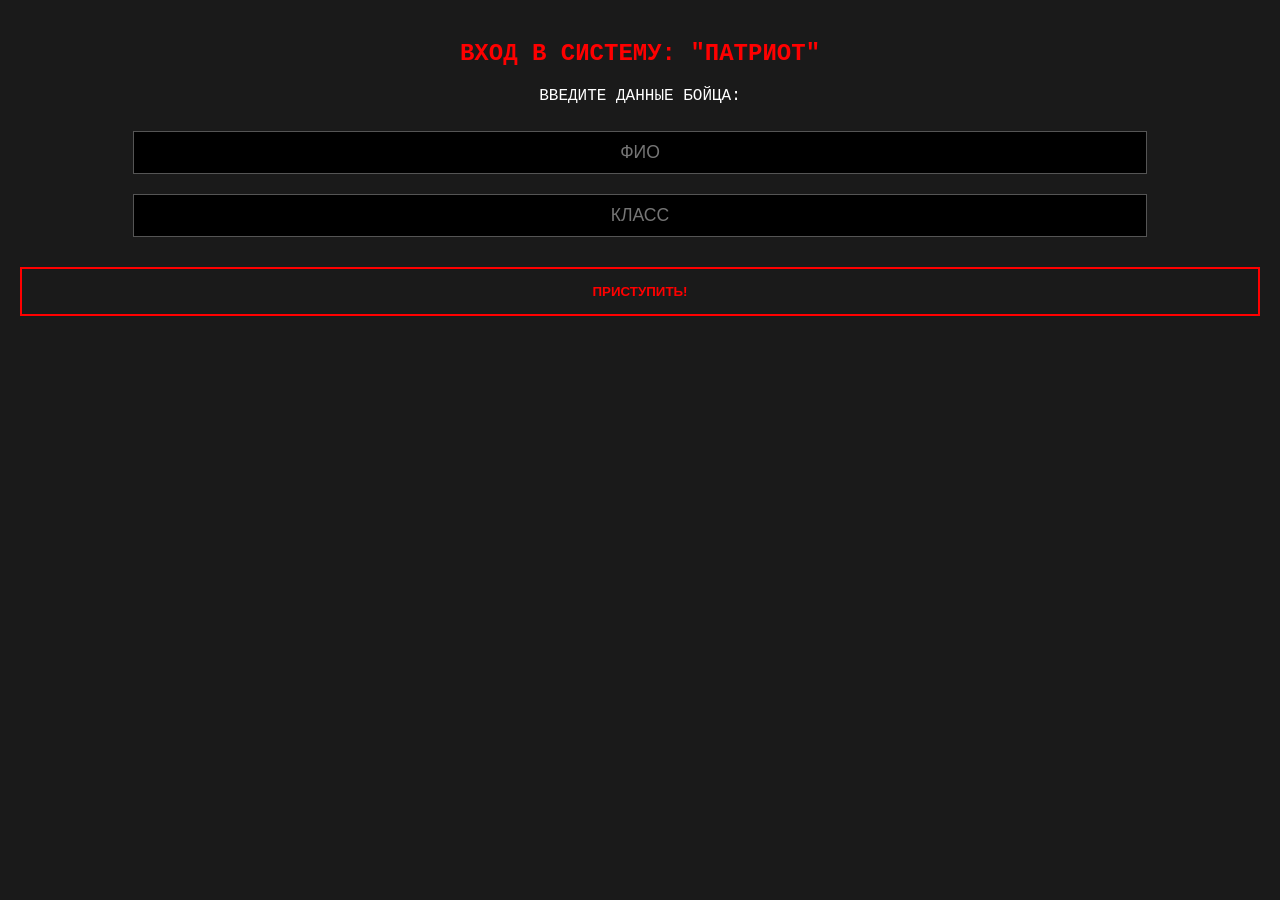
<file: vpk/military.html>
<!DOCTYPE html>
<html lang="ru">
<head>
    <meta charset="UTF-8">
    <meta name="viewport" content="width=device-width, initial-scale=1.0">
    <title>OPERATION: PATRIOT</title>
    <style>
        :root { --red: #ff0000; --gold: #ffd700; --dark: #1a1a1a; }
        body { background: var(--dark); color: #fff; font-family: 'Courier New', monospace; margin: 0; padding: 20px; overflow-x: hidden; }
        .screen { display: none; text-align: center; animation: fadeIn 0.5s; }
        .active { display: block; }
        .btn { background: transparent; border: 2px solid var(--red); color: var(--red); padding: 15px 30px; cursor: pointer; font-weight: bold; text-transform: uppercase; margin-top: 20px; width: 100%; }
        .input-field { background: #000; border: 1px solid #555; color: var(--gold); padding: 10px; width: 80%; margin: 10px 0; text-align: center; font-size: 1.1rem; }
        .pogon-row { display: flex; align-items: center; justify-content: space-between; margin-bottom: 15px; background: rgba(255,255,255,0.05); padding: 10px; border-radius: 5px; }
        .pogon-img { width: 60px; height: auto; border: 1px solid var(--gold); }
        select { background: #333; color: #fff; padding: 5px; }
        @keyframes fadeIn { from { opacity: 0; } to { opacity: 1; } }
    </style>
</head>
<body>

    <!-- ЭКРАН 1: АВТОРИЗАЦИЯ -->
    <div id="state-auth" class="screen active">
        <h2 style="color:var(--red)">ВХОД В СИСТЕМУ: "ПАТРИОТ"</h2>
        <p>ВВЕДИТЕ ДАННЫЕ БОЙЦА:</p>
        <input type="text" id="p-name" class="input-field" placeholder="ФИО">
        <input type="text" id="p-class" class="input-field" placeholder="КЛАСС">
        <button class="btn" onclick="startQuest()">ПРИСТУПИТЬ!</button>
    </div>

    <!-- ЭКРАН 2: ПОГОНЫ -->
    <div id="state-pogony" class="screen">
        <h3>ЗАДАНИЕ 1: СУБОРДИНАЦИЯ</h3>
        <p style="font-size: 0.8rem;">ОПРЕДЕЛИТЕ ЗВАНИЯ ПО ПОГОНАМ:</p>
        <div id="pogony-list">
            <!-- Сюда вставим погоны через JS -->
        </div>
        <button class="btn" onclick="checkPogony()">ПРОВЕРИТЬ</button>
    </div>

    <!-- ЭКРАН 3: МОРЗЕ -->
    <div id="state-morse" class="screen">
        <h3>ЗАДАНИЕ 2: РАДИОПЕРЕХВАТ</h3>
        <p>РАСШИФРУЙТЕ ЛОКАЦИЮ:</p>
        <div id="morse-code" style="font-size: 2rem; letter-spacing: 5px; margin: 20px 0;">
            -... .. -... .-.. .. --- - . -.- .-
        </div>
        <input type="text" id="morse-answer" class="input-field" placeholder="ОТВЕТ">
        <button class="btn" onclick="checkMorse()">ПОДТВЕРДИТЬ</button>
    </div>

    <!-- ЭКРАН 4: БИБЛИОТЕКА (ШЛЮЗ) -->
    <div id="state-library" class="screen">
        <h3>ЗАДАНИЕ 3: ОБЪЕКТ λ</h3>
        <p>ВЫДВИГАЙТЕСЬ В БИБЛИОТЕКУ. НАЙДИТЕ ДОКУМЕНТ С ПЕЧАТЬЮ λ.</p>
        <input type="text" id="secret-6" class="input-field" placeholder="6-ЗНАЧНЫЙ КОД">
        <button class="btn" onclick="unlockGimn()">РАЗБЛОКИРОВАТЬ</button>
    </div>

    <!-- ЭКРАН 5: ГИМН -->
    <div id="state-gimn" class="screen">
        <h3>ЗАДАНИЕ 4: ОПЕРАЦИЯ "РЕЗОНАНС"</h3>
        <p>СКАЧАЙТЕ ФАЙЛ И ОБЕСПЕЧЬТЕ ТРАНСЛЯЦИЮ НА ПЕРЕМЕНЕ.</p>
        <a href="gimn.mp3" download onclick="sendDataToGman('ФИНАЛ')" class="btn" ...>СКАЧАТЬ ГИМН</a>
    </a>
    
    <p style="font-size: 0.7rem; margin-top: 20px; color: #888;">ПОСЛЕ ВКЛЮЧЕНИЯ МУЗЫКИ ОЖИДАЙТЕ ПОДХОДА G-MAN.</p>
</div>

    <!-- ЭКРАН 6: ФИНАЛ (АГЕНТ) -->
    <div id="state-final" class="screen">
        <h2 style="color:var(--red)">ЦЕЛЬ ОБНАРУЖЕНА</h2>
        <img src="agent.jpg">
        <div id="agent-info" style="text-align: left; display: inline-block; margin-top: 15px;">
            <p>> ОБЪЕКТ: <span id="a-name">САВИНА ЯНА</span></p>
            <p>> КЛАСС: 8 "А"</p>
            <p>> СТАТУС: НАЧАЛЬНИК ШТАБА ДИВИЗИИ</p>
            <p>> ПАРОЛЬ: "ПОБЕДА БУДЕТ ЗА НАМИ!"</p>
        </div>
        <p style="font-size: 0.8rem; color: var(--gold); margin-top: 20px;">НАЙДИТЕ ЕЁ ПЕРВЫМИ И ПРОИЗНЕСИТЕ ПАРОЛЬ!</p>
    </div>

    <script>
    // 1. ОПРЕДЕЛЯЕМ МАРШРУТ И ФИНАЛ
    const urlParams = new URLSearchParams(window.location.search);
    const route = urlParams.get('route') || '1';
    const isFinal = urlParams.get('final');

    // 2. КОНФИГУРАЦИЯ МАРШРУТОВ
    const config = {
        '1': { morse: 'библиотека', codeMorse: '-... .. -... .-.. .. --- - . -.- .-', pass: '123456', loc: 'БИБЛИОТЕКУ' },
        '2': { morse: 'актовыйзал', codeMorse: '.- -.- - --- .-- -.-- .--- --.. .- .-..', pass: '654321', loc: 'АКТОВЫЙ ЗАЛ' },
        '3': { morse: 'спортзал', codeMorse: '... .--. --- .-. - --.. .- .-..', pass: '778899', loc: 'СПОРТЗАЛ' },
        '4': { morse: 'столовая', codeMorse: '... - --- .-.. --- .-- .- .-.-', pass: '112233', loc: 'СТОЛОВУЮ' },
        '5': { morse: 'музей', codeMorse: '-- ..- --.. . .---', pass: '554433', loc: 'МУЗЕЙ' }
    };

    const currentConf = config[route] || config['1'];

    // 3. ТВОИ ЗАГРУЖЕННЫЕ ФАЙЛЫ
    const pogonyData = [
        { img: 'serjant.jpg', name: 'СЕРЖАНТ' },
        { img: 'leitenant.jpg', name: 'ЛЕЙТЕНАНТ' },
        { img: 'kapitan.jpg', name: 'КАПИТАН' },
        { img: 'major.jpg', name: 'МАЙОР' }
    ];

    // ПРОВЕРКА ФИНАЛА ПРИ ЗАГРУЗКЕ
    window.onload = () => {
        if (isFinal === 'true') {
            showScreen('state-final');
        }
    };

    function startQuest() {
        if(!document.getElementById('p-name').value) return alert("ВВЕДИТЕ ФИО!");
        
        document.getElementById('morse-code').innerText = currentConf.codeMorse;
        const libText = document.getElementById('state-library').querySelector('p');
        if(libText) libText.innerText = `ВЫДВИГАЙТЕСЬ В ${currentConf.loc}. НАЙДИТЕ ДОКУМЕНТ С ПЕЧАТЬЮ λ.`;
        
        showScreen('state-pogony');
        renderPogony();
    }

    function renderPogony() {
        const container = document.getElementById('pogony-list');
        container.innerHTML = "";
        pogonyData.forEach((p, index) => {
            container.innerHTML += `
                <div class="pogon-row">
                    <img src="${p.img}" class="pogon-img">
                    <select id="ans-${index}">
                        <option value="none">?</option>
                        <option value="СЕРЖАНТ">СЕРЖАНТ</option>
                        <option value="МАЙОР">МАЙОР</option>
                        <option value="ЛЕЙТЕНАНТ">ЛЕЙТЕНАНТ</option>
                        <option value="КАПИТАН">КАПИТАН</option>
                    </select>
                </div>`;
        });
    }

    function checkPogony() {
        let correct = true;
        pogonyData.forEach((p, i) => {
            if(document.getElementById('ans-' + i).value !== p.name) correct = false;
        });
        if(correct) showScreen('state-morse');
        else alert("ОШИБКА В ЗВАНИЯХ! ПЕРЕПРОВЕРЬТЕ СУБОРДИНАЦИЮ.");
    }

    function checkMorse() {
        const ans = document.getElementById('morse-answer').value.toLowerCase().replace(/\s/g, '');
        if(ans === currentConf.morse) showScreen('state-library');
        else alert("ШИФРОВКА НЕВЕРНА. ПОПРОБУЙТЕ СНОВА.");
    }

    function unlockGimn() {
        const code = document.getElementById('secret-6').value;
        if(code === currentConf.pass) showScreen('state-gimn');
        else alert("КОД НЕВЕРЕН. ИЩИТЕ ДОКУМЕНТ λ.");
    }

    function showScreen(id) {
        document.querySelectorAll('.screen').forEach(s => s.classList.remove('active'));
        const target = document.getElementById(id);
        if(target) target.classList.add('active');
        window.scrollTo(0,0);
    }
        function sendDataToGman(status = "СТАРТ") {
    const scriptURL = 'https://script.google.com/macros/s/AKfycbxGtN6MFjWi3h6CEHtLdQvIom6BOnujvWvfNy5YZ6jyQAxG18OWYiqmatfgO_u7i4Ay/exec'; // ВСТАВЬ СВОЮ ССЫЛКУ!
    const name = document.getElementById('p-name').value;
    const pClass = document.getElementById('p-class').value;

    fetch(scriptURL, {
        method: 'POST',
        mode: 'no-cors',
        headers: { 'Content-Type': 'application/json' },
        body: JSON.stringify({ 
            name: name, 
            pClass: pClass, 
            route: route,
            status: status // Теперь в таблице будет видно: СТАРТ или ФИНАЛ
        })
    });
}
</script>
</body>
</html>
</file>
<file: style.css>
:root { 
    --orange: #ff8c00; 
    --dark-orange: #8b4513;
    --bg: #050505; 
    --surface: #111;
}

body { 
    background: var(--bg); 
    color: #eee; 
    font-family: 'Courier New', monospace; 
    margin: 0; 
    padding: 0; 
    overflow-x: hidden; 
    -webkit-tap-highlight-color: transparent;
}

/* Главное меню и Экраны состояний */
#state-menu, #state-win {
    position: fixed;
    top: 0; left: 0; width: 100%; height: 100%;
    background: var(--bg);
    display: flex;
    flex-direction: column;
    align-items: center;
    justify-content: center;
    z-index: 500;
    text-align: center;
}

.lambda-logo {
    width: 80px;
    height: 80px;
    border: 4px solid var(--orange); /* Оранжевый круг */
    border-radius: 50%;
    display: flex;
    align-items: center;
    justify-content: center;
    color: var(--orange); /* Оранжевая буква */
    font-size: 50px;
    font-weight: bold;
    margin: 0 auto 20px auto;
    box-shadow: 0 0 15px var(--orange); /* Свечение */
    background: transparent;
}

.lambda-flash {
    color: #00ff00 !important;
    border-color: #00ff00 !important;
    box-shadow: 0 0 30px #00ff00 !important;
    transition: 0.2s;
}

.input-field {
    background: transparent;
    border: none;
    border-bottom: 2px solid var(--orange);
    color: #fff;
    padding: 10px;
    margin-bottom: 30px;
    text-align: center;
    font-family: 'Courier New', monospace;
    font-size: 1.2rem;
    width: 80%;
}

.menu-button {
    width: 85%;
    padding: 15px;
    margin: 10px;
    border: 1px solid var(--orange);
    color: var(--orange);
    background: transparent;
    font-family: 'Courier New', monospace;
    text-transform: uppercase;
    cursor: pointer;
    box-shadow: 0 0 5px var(--orange);
    font-weight: bold;
}

.menu-button:disabled {
    border-color: #444;
    color: #444;
    box-shadow: none;
}

/* Игровой интерфейс */
.sticky-header {
    position: sticky;
    top: 0;
    background: rgba(10, 10, 10, 0.95);
    border-bottom: 2px solid var(--orange);
    padding: 10px 15px;
    z-index: 100;
    display: flex;
    align-items: center;
    justify-content: space-between;
}

#timer {
    font-size: 22px;
    color: var(--orange);
    font-weight: bold;
    text-shadow: 0 0 8px var(--orange);
}

.table-viewport {
    width: 100%;
    overflow-x: auto;
    padding: 20px 0;
}

.periodic-table {
    display: grid;
    grid-template-columns: repeat(18, 60px);
    grid-auto-rows: 70px;
    gap: 5px;
    padding: 10px;
    width: max-content;
}

.element {
    background: rgba(0, 0, 0, 0.7);
    border: 1px solid #333;
    display: flex;
    flex-direction: column;
    align-items: center;
    justify-content: center;
    position: relative;
}

.element.active-quest {
    border-color: var(--orange);
    box-shadow: inset 0 0 8px var(--orange);
}

.num { font-size: 10px; position: absolute; top: 4px; left: 6px; color: var(--orange); }
.sym { font-size: 18px; font-weight: bold; }
.name { font-size: 7px; text-transform: uppercase; text-align: center; }

/* Инфо-панель */
#details {
    position: fixed;
    bottom: 0; left: 0; right: 0;
    background: var(--surface);
    border-top: 3px solid var(--orange);
    padding: 20px;
    transform: translateY(100%);
    transition: transform 0.3s ease;
    z-index: 200;
}

#details.open { transform: translateY(0); }

.close-btn { position: absolute; top: 10px; right: 15px; color: var(--orange); cursor: pointer; }

/* Экран победы */
.win-title { color: var(--orange); margin-bottom: 20px; font-size: 1.5rem; }
.win-code { background: var(--orange); color: #000; padding: 10px 20px; font-weight: bold; font-size: 1.2rem; }
.typewriter {
    overflow: hidden;
    border-right: 2px solid var(--orange);
    animation: blink-caret .75s step-end infinite;
    margin: 10px 0;
    word-wrap: break-word; /* Позволяет переносить слова */
    display: block;
    width: fit-content;
}

/* --- СЕКТОР B: БИОЛАБОРАТОРИЯ --- */
.bio-card {
    border: 1px solid var(--orange);
    padding: 15px;
    background: rgba(255, 140, 0, 0.1);
    color: #eee;
    font-size: 0.9rem;
    font-weight: bold;
    text-align: center;
    cursor: pointer;
    transition: 0.2s;
    display: flex;
    align-items: center;
    justify-content: center;
    box-shadow: inset 0 0 10px rgba(255, 140, 0, 0.05);
}

.bio-card:active { 
    background: var(--orange); 
    color: #000; 
    transform: scale(0.95);
}

#bio-hint {
    min-height: 40px;
    margin-top: 20px;
    padding: 10px;
    font-size: 0.85rem;
    line-height: 1.4;
}

.bio-row {
    display: flex;
    justify-content: space-between;
    align-items: center;
    background: rgba(255, 140, 0, 0.05);
    padding: 8px 12px;
    border: 1px solid #222;
    font-size: 0.8rem;
    color: #fff;
    margin-bottom: 5px; /* Чтобы строки не слипались */
}

.bio-select {
    width: 130px; /* Фиксированная ширина, чтобы всё было ровно */
    background: #000;
    color: var(--orange);
    border: 1px solid var(--orange);
    padding: 5px;
    font-family: 'Courier New', monospace;
    font-size: 0.8rem;
}

@keyframes typing { from { width: 0 } to { width: 100% } }
@keyframes blink-caret { from, to { border-color: transparent } 50% { border-color: var(--orange); } }
@keyframes pulse-orange {
    0% { box-shadow: 0 0 5px var(--orange); border-color: var(--orange); }
    50% { box-shadow: 0 0 25px var(--orange); border-color: #fff; background: rgba(255,140,0,0.4); }
    100% { box-shadow: 0 0 5px var(--orange); border-color: var(--orange); }
}

.target-blink {
    animation: pulse-orange 0.8s infinite;
    z-index: 10;
}
.meteor {
    position: absolute;
    width: 50px;
    height: 50px;
    background: url('https://icons8.com') no-repeat center/contain;
    filter: drop-shadow(0 0 5px var(--orange));
    cursor: crosshair;
    z-index: 5;
    transition: transform 0.1s;
}

.explosion {
    position: absolute;
    width: 60px;
    height: 60px;
    background: radial-gradient(circle, #fff, var(--orange), transparent);
    border-radius: 50%;
    pointer-events: none;
    animation: explode 0.3s forwards;
}

@keyframes explode {
    0% { transform: scale(0.1); opacity: 1; }
    100% { transform: scale(1.5); opacity: 0; }
}
</file>
